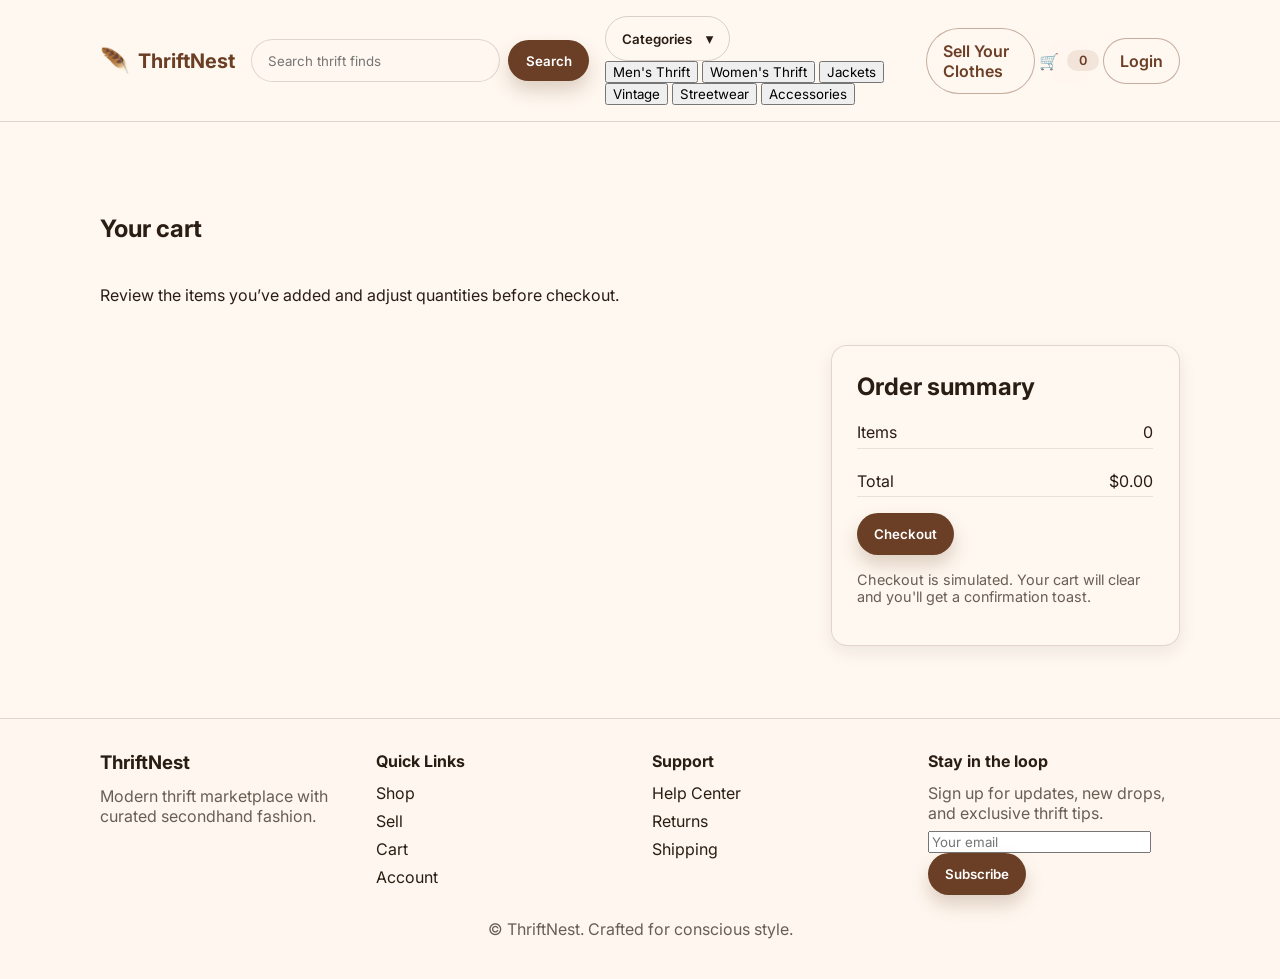
<file: cart.html>
<!DOCTYPE html>
<html lang="en">
<head>
  <meta charset="UTF-8" />
  <meta name="viewport" content="width=device-width, initial-scale=1.0" />
  <title>ThriftNest • Cart</title>
  <link rel="stylesheet" href="style.css" />
  <link rel="preconnect" href="https://fonts.gstatic.com" />
  <link href="https://fonts.googleapis.com/css2?family=Inter:wght@300;400;500;600;700&display=swap" rel="stylesheet" />
</head>
<body>
  <div class="page-transition"></div>
  <header class="site-header">
    <div class="container nav-container">
      <a class="brand" href="index.html">
        <span class="brand__logo" aria-hidden="true">🪶</span>
        <span class="brand__name">ThriftNest</span>
      </a>
      <form id="searchForm" class="nav-search" autocomplete="off">
        <input id="searchInput" type="search" placeholder="Search thrift finds" aria-label="Search thrift finds" />
        <button type="submit" class="btn btn--primary">Search</button>
      </form>

      <div class="nav-actions">
        <div class="dropdown" id="categoryDropdown">
          <button class="btn btn--ghost dropdown__toggle" type="button">
            Categories <span class="chevron">▾</span>
          </button>
          <div class="dropdown__menu">
            <button data-category="Men's Thrift" class="dropdown__item">Men's Thrift</button>
            <button data-category="Women's Thrift" class="dropdown__item">Women's Thrift</button>
            <button data-category="Jackets" class="dropdown__item">Jackets</button>
            <button data-category="Vintage" class="dropdown__item">Vintage</button>
            <button data-category="Streetwear" class="dropdown__item">Streetwear</button>
            <button data-category="Accessories" class="dropdown__item">Accessories</button>
          </div>
        </div>

        <a class="btn btn--outline" href="sell.html">Sell Your Clothes</a>
        <a class="btn btn--icon" href="cart.html" aria-label="Cart">
          <span class="icon">🛒</span>
          <span class="badge" id="cartCount">0</span>
        </a>
        <a class="btn btn--outline" href="login.html" id="authButton">Login</a>
      </div>

      <button class="nav-toggle" aria-label="Open navigation" id="mobileMenuToggle">
        <span class="bar"></span>
        <span class="bar"></span>
        <span class="bar"></span>
      </button>
    </div>

    <nav class="mobile-nav" id="mobileNav">
      <form class="mobile-search" id="mobileSearchForm" autocomplete="off">
        <input id="mobileSearchInput" type="search" placeholder="Search thrift finds" aria-label="Search thrift finds" />
        <button type="submit" class="btn btn--primary">Search</button>
      </form>
      <div class="mobile-nav-links">
        <a href="sell.html" class="btn btn--ghost">Sell Your Clothes</a>
        <a href="cart.html" class="btn btn--ghost">Cart</a>
        <a href="login.html" class="btn btn--ghost" id="authButtonMobile">Login</a>
      </div>
    </nav>
  </header>

  <main class="main">
    <section class="section">
      <div class="container">
        <div class="section-header">
          <h1>Your cart</h1>
          <p>Review the items you’ve added and adjust quantities before checkout.</p>
        </div>

        <section class="cart">
          <div class="cart-items" id="cartItems"></div>
          <aside class="cart-summary">
            <div class="summary-card">
              <h2>Order summary</h2>
              <p class="summary-line"><span>Items</span><span id="summaryItems">0</span></p>
              <p class="summary-line"><span>Total</span><span id="summaryTotal">$0.00</span></p>
              <button id="checkoutBtn" class="btn btn--primary btn--block">Checkout</button>
              <p class="summary-note">Checkout is simulated. Your cart will clear and you'll get a confirmation toast.</p>
            </div>
          </aside>
        </section>
      </div>
    </section>
  </main>

  <footer class="site-footer">
    <div class="container footer-grid">
      <div>
        <h3>ThriftNest</h3>
        <p>Modern thrift marketplace with curated secondhand fashion.</p>
      </div>
      <div>
        <h4>Quick Links</h4>
        <ul>
          <li><a href="products.html">Shop</a></li>
          <li><a href="sell.html">Sell</a></li>
          <li><a href="cart.html">Cart</a></li>
          <li><a href="login.html">Account</a></li>
        </ul>
      </div>
      <div>
        <h4>Support</h4>
        <ul>
          <li><a href="#">Help Center</a></li>
          <li><a href="#">Returns</a></li>
          <li><a href="#">Shipping</a></li>
        </ul>
      </div>
      <div>
        <h4>Stay in the loop</h4>
        <p>Sign up for updates, new drops, and exclusive thrift tips.</p>
        <form id="newsletterForm" class="newsletter-form">
          <input type="email" placeholder="Your email" aria-label="Your email" required />
          <button type="submit" class="btn btn--primary">Subscribe</button>
        </form>
      </div>
    </div>
    <div class="footer-bottom">
      <p>© <span id="currentYear"></span> ThriftNest. Crafted for conscious style.</p>
    </div>
  </footer>

  <div class="toast" id="toast"></div>
  <script src="script.js"></script>
</body>
</html>
</file>
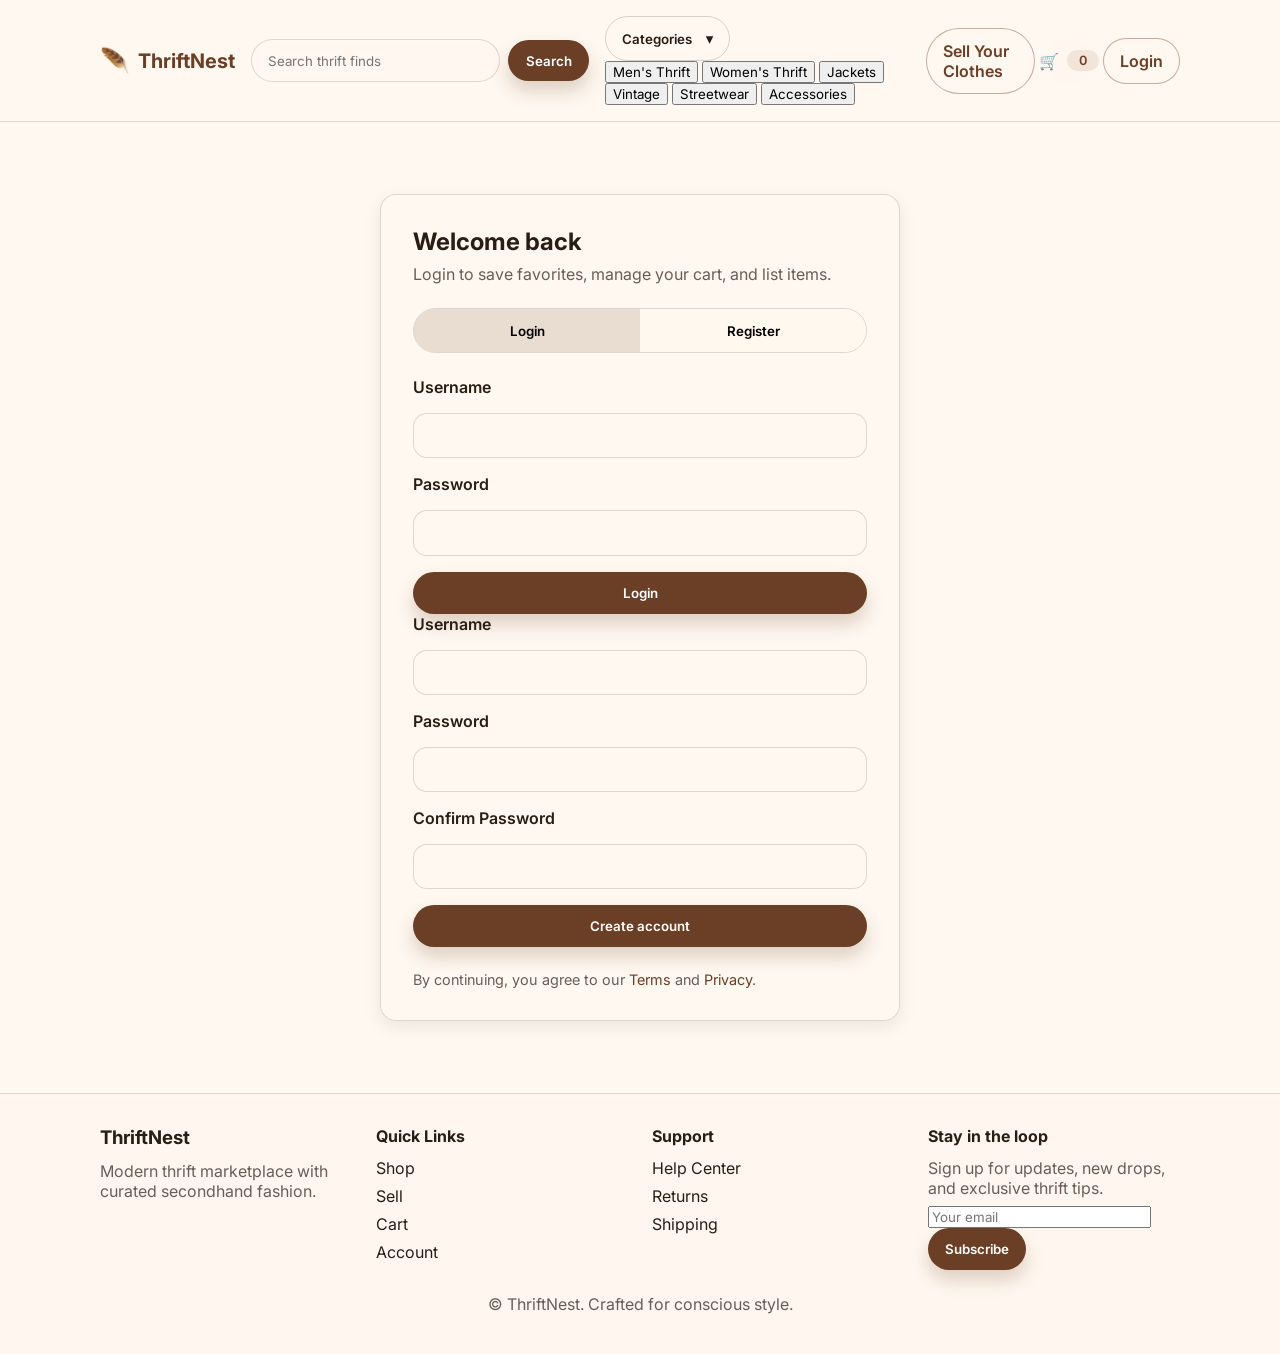
<file: login.html>
<!DOCTYPE html>
<html lang="en">
<head>
  <meta charset="UTF-8" />
  <meta name="viewport" content="width=device-width, initial-scale=1.0" />
  <title>ThriftNest • Login</title>
  <link rel="stylesheet" href="style.css" />
  <link rel="preconnect" href="https://fonts.gstatic.com" />
  <link href="https://fonts.googleapis.com/css2?family=Inter:wght@300;400;500;600;700&display=swap" rel="stylesheet" />
</head>
<body>
  <div class="page-transition"></div>
  <header class="site-header">
    <div class="container nav-container">
      <a class="brand" href="index.html">
        <span class="brand__logo" aria-hidden="true">🪶</span>
        <span class="brand__name">ThriftNest</span>
      </a>
      <form id="searchForm" class="nav-search" autocomplete="off">
        <input id="searchInput" type="search" placeholder="Search thrift finds" aria-label="Search thrift finds" />
        <button type="submit" class="btn btn--primary">Search</button>
      </form>

      <div class="nav-actions">
        <div class="dropdown" id="categoryDropdown">
          <button class="btn btn--ghost dropdown__toggle" type="button">
            Categories <span class="chevron">▾</span>
          </button>
          <div class="dropdown__menu">
            <button data-category="Men's Thrift" class="dropdown__item">Men's Thrift</button>
            <button data-category="Women's Thrift" class="dropdown__item">Women's Thrift</button>
            <button data-category="Jackets" class="dropdown__item">Jackets</button>
            <button data-category="Vintage" class="dropdown__item">Vintage</button>
            <button data-category="Streetwear" class="dropdown__item">Streetwear</button>
            <button data-category="Accessories" class="dropdown__item">Accessories</button>
          </div>
        </div>

        <a class="btn btn--outline" href="sell.html">Sell Your Clothes</a>
        <a class="btn btn--icon" href="cart.html" aria-label="Cart">
          <span class="icon">🛒</span>
          <span class="badge" id="cartCount">0</span>
        </a>
        <a class="btn btn--outline" href="login.html" id="authButton">Login</a>
      </div>

      <button class="nav-toggle" aria-label="Open navigation" id="mobileMenuToggle">
        <span class="bar"></span>
        <span class="bar"></span>
        <span class="bar"></span>
      </button>
    </div>

    <nav class="mobile-nav" id="mobileNav">
      <form class="mobile-search" id="mobileSearchForm" autocomplete="off">
        <input id="mobileSearchInput" type="search" placeholder="Search thrift finds" aria-label="Search thrift finds" />
        <button type="submit" class="btn btn--primary">Search</button>
      </form>
      <div class="mobile-nav-links">
        <a href="sell.html" class="btn btn--ghost">Sell Your Clothes</a>
        <a href="cart.html" class="btn btn--ghost">Cart</a>
        <a href="login.html" class="btn btn--ghost" id="authButtonMobile">Login</a>
      </div>
    </nav>
  </header>

  <main class="main">
    <section class="section login-section">
      <div class="container" style="max-width: 520px;">
        <div class="auth-card">
          <div class="auth-header">
            <h1>Welcome back</h1>
            <p>Login to save favorites, manage your cart, and list items.</p>
          </div>

          <div class="auth-tabs" role="tablist" aria-label="Authentication tabs">
            <button type="button" class="auth-tab active" data-target="loginPane" role="tab">Login</button>
            <button type="button" class="auth-tab" data-target="registerPane" role="tab">Register</button>
          </div>

          <form id="loginForm" class="auth-form" data-pane="loginPane">
            <label for="loginUsername">Username</label>
            <input id="loginUsername" type="text" required />

            <label for="loginPassword">Password</label>
            <input id="loginPassword" type="password" required />

            <button type="submit" class="btn btn--primary">Login</button>
          </form>

          <form id="registerForm" class="auth-form" data-pane="registerPane" hidden>
            <label for="registerUsername">Username</label>
            <input id="registerUsername" type="text" required />

            <label for="registerPassword">Password</label>
            <input id="registerPassword" type="password" required />

            <label for="registerConfirm">Confirm Password</label>
            <input id="registerConfirm" type="password" required />

            <button type="submit" class="btn btn--primary">Create account</button>
          </form>

          <p class="auth-footer">By continuing, you agree to our <a href="#">Terms</a> and <a href="#">Privacy</a>.</p>
        </div>
      </div>
    </section>
  </main>

  <footer class="site-footer">
    <div class="container footer-grid">
      <div>
        <h3>ThriftNest</h3>
        <p>Modern thrift marketplace with curated secondhand fashion.</p>
      </div>
      <div>
        <h4>Quick Links</h4>
        <ul>
          <li><a href="products.html">Shop</a></li>
          <li><a href="sell.html">Sell</a></li>
          <li><a href="cart.html">Cart</a></li>
          <li><a href="login.html">Account</a></li>
        </ul>
      </div>
      <div>
        <h4>Support</h4>
        <ul>
          <li><a href="#">Help Center</a></li>
          <li><a href="#">Returns</a></li>
          <li><a href="#">Shipping</a></li>
        </ul>
      </div>
      <div>
        <h4>Stay in the loop</h4>
        <p>Sign up for updates, new drops, and exclusive thrift tips.</p>
        <form id="newsletterForm" class="newsletter-form">
          <input type="email" placeholder="Your email" aria-label="Your email" required />
          <button type="submit" class="btn btn--primary">Subscribe</button>
        </form>
      </div>
    </div>
    <div class="footer-bottom">
      <p>© <span id="currentYear"></span> ThriftNest. Crafted for conscious style.</p>
    </div>
  </footer>

  <div class="toast" id="toast"></div>
  <script src="script.js"></script>
</body>
</html>
</file>
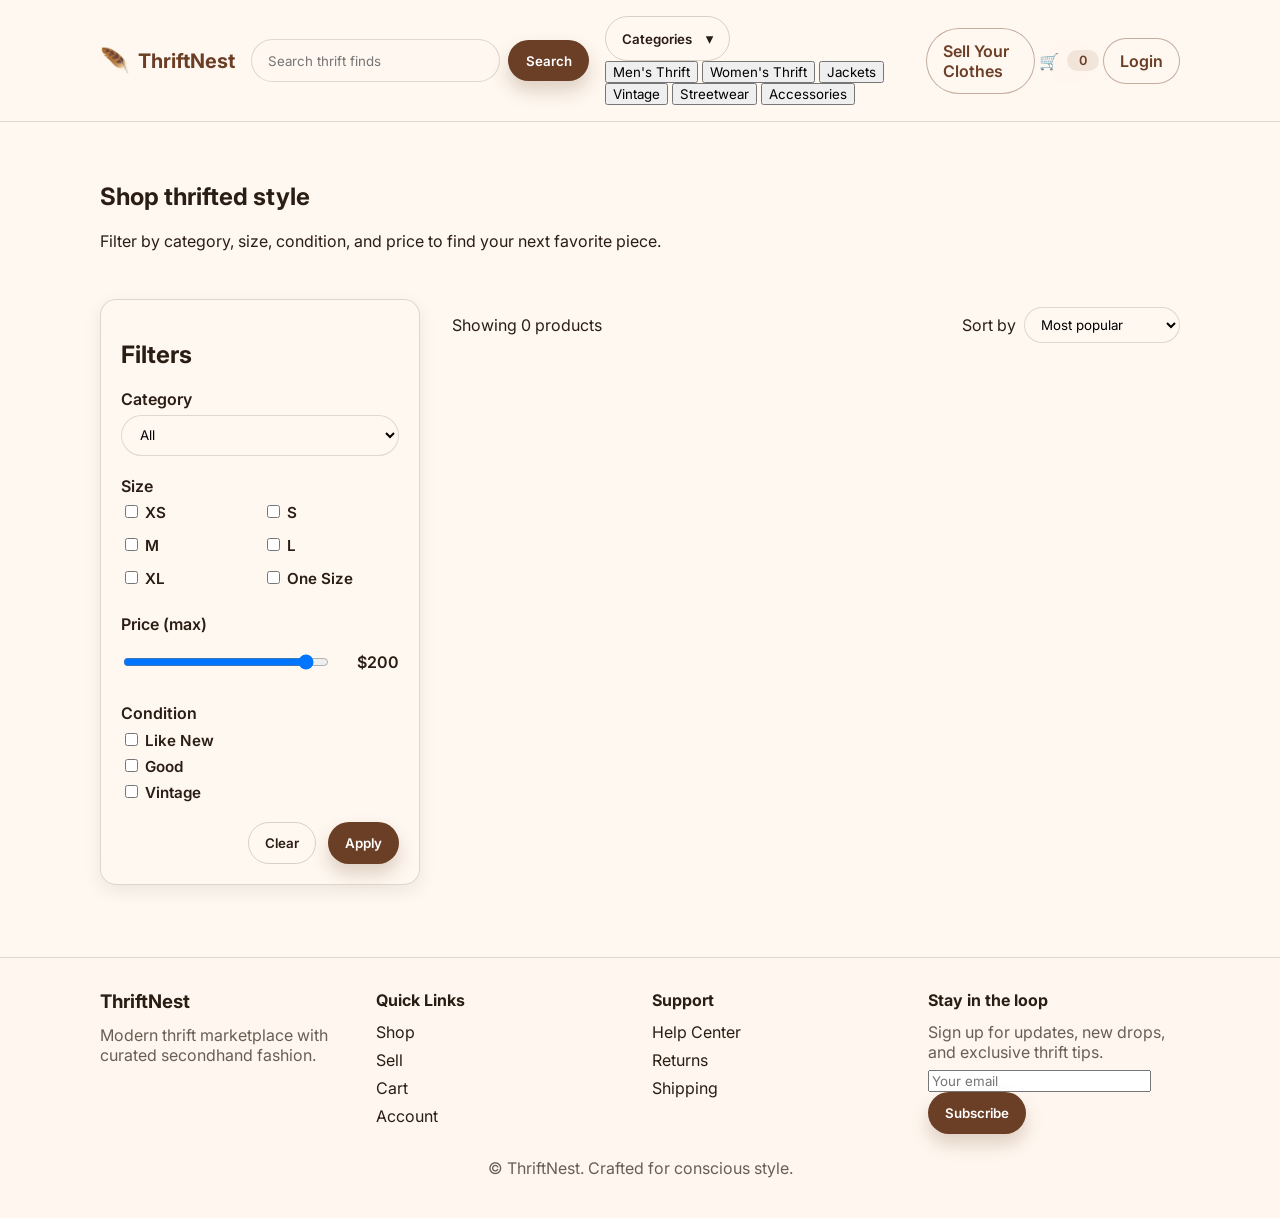
<file: products.html>
<!DOCTYPE html>
<html lang="en">
<head>
  <meta charset="UTF-8" />
  <meta name="viewport" content="width=device-width, initial-scale=1.0" />
  <title>ThriftNest • Shop</title>
  <link rel="stylesheet" href="style.css" />
  <link rel="preconnect" href="https://fonts.gstatic.com" />
  <link href="https://fonts.googleapis.com/css2?family=Inter:wght@300;400;500;600;700&display=swap" rel="stylesheet" />
</head>
<body>
  <div class="page-transition"></div>
  <header class="site-header">
    <div class="container nav-container">
      <a class="brand" href="index.html">
        <span class="brand__logo" aria-hidden="true">🪶</span>
        <span class="brand__name">ThriftNest</span>
      </a>
      <form id="searchForm" class="nav-search" autocomplete="off">
        <input id="searchInput" type="search" placeholder="Search thrift finds" aria-label="Search thrift finds" />
        <button type="submit" class="btn btn--primary">Search</button>
      </form>

      <div class="nav-actions">
        <div class="dropdown" id="categoryDropdown">
          <button class="btn btn--ghost dropdown__toggle" type="button">
            Categories <span class="chevron">▾</span>
          </button>
          <div class="dropdown__menu">
            <button data-category="Men's Thrift" class="dropdown__item">Men's Thrift</button>
            <button data-category="Women's Thrift" class="dropdown__item">Women's Thrift</button>
            <button data-category="Jackets" class="dropdown__item">Jackets</button>
            <button data-category="Vintage" class="dropdown__item">Vintage</button>
            <button data-category="Streetwear" class="dropdown__item">Streetwear</button>
            <button data-category="Accessories" class="dropdown__item">Accessories</button>
          </div>
        </div>

        <a class="btn btn--outline" href="sell.html">Sell Your Clothes</a>
        <a class="btn btn--icon" href="cart.html" aria-label="Cart">
          <span class="icon">🛒</span>
          <span class="badge" id="cartCount">0</span>
        </a>
        <a class="btn btn--outline" href="login.html" id="authButton">Login</a>
      </div>

      <button class="nav-toggle" aria-label="Open navigation" id="mobileMenuToggle">
        <span class="bar"></span>
        <span class="bar"></span>
        <span class="bar"></span>
      </button>
    </div>

    <nav class="mobile-nav" id="mobileNav">
      <form class="mobile-search" id="mobileSearchForm" autocomplete="off">
        <input id="mobileSearchInput" type="search" placeholder="Search thrift finds" aria-label="Search thrift finds" />
        <button type="submit" class="btn btn--primary">Search</button>
      </form>
      <div class="mobile-nav-links">
        <a href="sell.html" class="btn btn--ghost">Sell Your Clothes</a>
        <a href="cart.html" class="btn btn--ghost">Cart</a>
        <a href="login.html" class="btn btn--ghost" id="authButtonMobile">Login</a>
      </div>
    </nav>
  </header>

  <main class="main">
    <section class="shop-hero">
      <div class="container">
        <div class="shop-hero__content">
          <h1>Shop thrifted style</h1>
          <p>Filter by category, size, condition, and price to find your next favorite piece.</p>
        </div>
      </div>
    </section>

    <section class="section">
      <div class="container shop-grid">
        <aside class="sidebar" aria-label="Filtering options">
          <h2>Filters</h2>
          <form id="filterForm">
            <div class="filter-group">
              <label for="filterCategory">Category</label>
              <select id="filterCategory" name="category">
                <option value="">All</option>
                <option value="Men's Thrift">Men's Thrift</option>
                <option value="Women's Thrift">Women's Thrift</option>
                <option value="Jackets">Jackets</option>
                <option value="Vintage">Vintage</option>
                <option value="Streetwear">Streetwear</option>
                <option value="Accessories">Accessories</option>
              </select>
            </div>

            <div class="filter-group">
              <label>Size</label>
              <div class="filter-grid">
                <label class="filter-checkbox"><input type="checkbox" value="XS" name="size" /> XS</label>
                <label class="filter-checkbox"><input type="checkbox" value="S" name="size" /> S</label>
                <label class="filter-checkbox"><input type="checkbox" value="M" name="size" /> M</label>
                <label class="filter-checkbox"><input type="checkbox" value="L" name="size" /> L</label>
                <label class="filter-checkbox"><input type="checkbox" value="XL" name="size" /> XL</label>
                <label class="filter-checkbox"><input type="checkbox" value="One Size" name="size" /> One Size</label>
              </div>
            </div>

            <div class="filter-group">
              <label for="priceRange">Price (max)</label>
              <div class="price-slider" aria-label="Price range">
                <input id="priceRange" type="range" min="0" max="200" value="200" />
                <output id="priceValue">$200</output>
              </div>
            </div>

            <div class="filter-group">
              <label>Condition</label>
              <label class="filter-checkbox"><input type="checkbox" value="Like New" name="condition" /> Like New</label>
              <label class="filter-checkbox"><input type="checkbox" value="Good" name="condition" /> Good</label>
              <label class="filter-checkbox"><input type="checkbox" value="Vintage" name="condition" /> Vintage</label>
            </div>

            <div class="filter-actions">
              <button type="reset" class="btn btn--ghost">Clear</button>
              <button type="submit" class="btn btn--primary">Apply</button>
            </div>
          </form>
        </aside>

        <section class="product-section">
          <div class="product-toolbar">
            <div>
              <p id="resultsCount">Showing 0 products</p>
            </div>
            <div class="sort">
              <label for="sortSelect">Sort by</label>
              <select id="sortSelect">
                <option value="popular">Most popular</option>
                <option value="priceLow">Price: low to high</option>
                <option value="priceHigh">Price: high to low</option>
              </select>
            </div>
          </div>

          <div class="product-grid" id="productGrid"></div>
        </section>
      </div>
    </section>
  </main>

  <footer class="site-footer">
    <div class="container footer-grid">
      <div>
        <h3>ThriftNest</h3>
        <p>Modern thrift marketplace with curated secondhand fashion.</p>
      </div>
      <div>
        <h4>Quick Links</h4>
        <ul>
          <li><a href="products.html">Shop</a></li>
          <li><a href="sell.html">Sell</a></li>
          <li><a href="cart.html">Cart</a></li>
          <li><a href="login.html">Account</a></li>
        </ul>
      </div>
      <div>
        <h4>Support</h4>
        <ul>
          <li><a href="#">Help Center</a></li>
          <li><a href="#">Returns</a></li>
          <li><a href="#">Shipping</a></li>
        </ul>
      </div>
      <div>
        <h4>Stay in the loop</h4>
        <p>Sign up for updates, new drops, and exclusive thrift tips.</p>
        <form id="newsletterForm" class="newsletter-form">
          <input type="email" placeholder="Your email" aria-label="Your email" required />
          <button type="submit" class="btn btn--primary">Subscribe</button>
        </form>
      </div>
    </div>
    <div class="footer-bottom">
      <p>© <span id="currentYear"></span> ThriftNest. Crafted for conscious style.</p>
    </div>
  </footer>

  <div class="toast" id="toast"></div>
  <script src="script.js"></script>
</body>
</html>
</file>
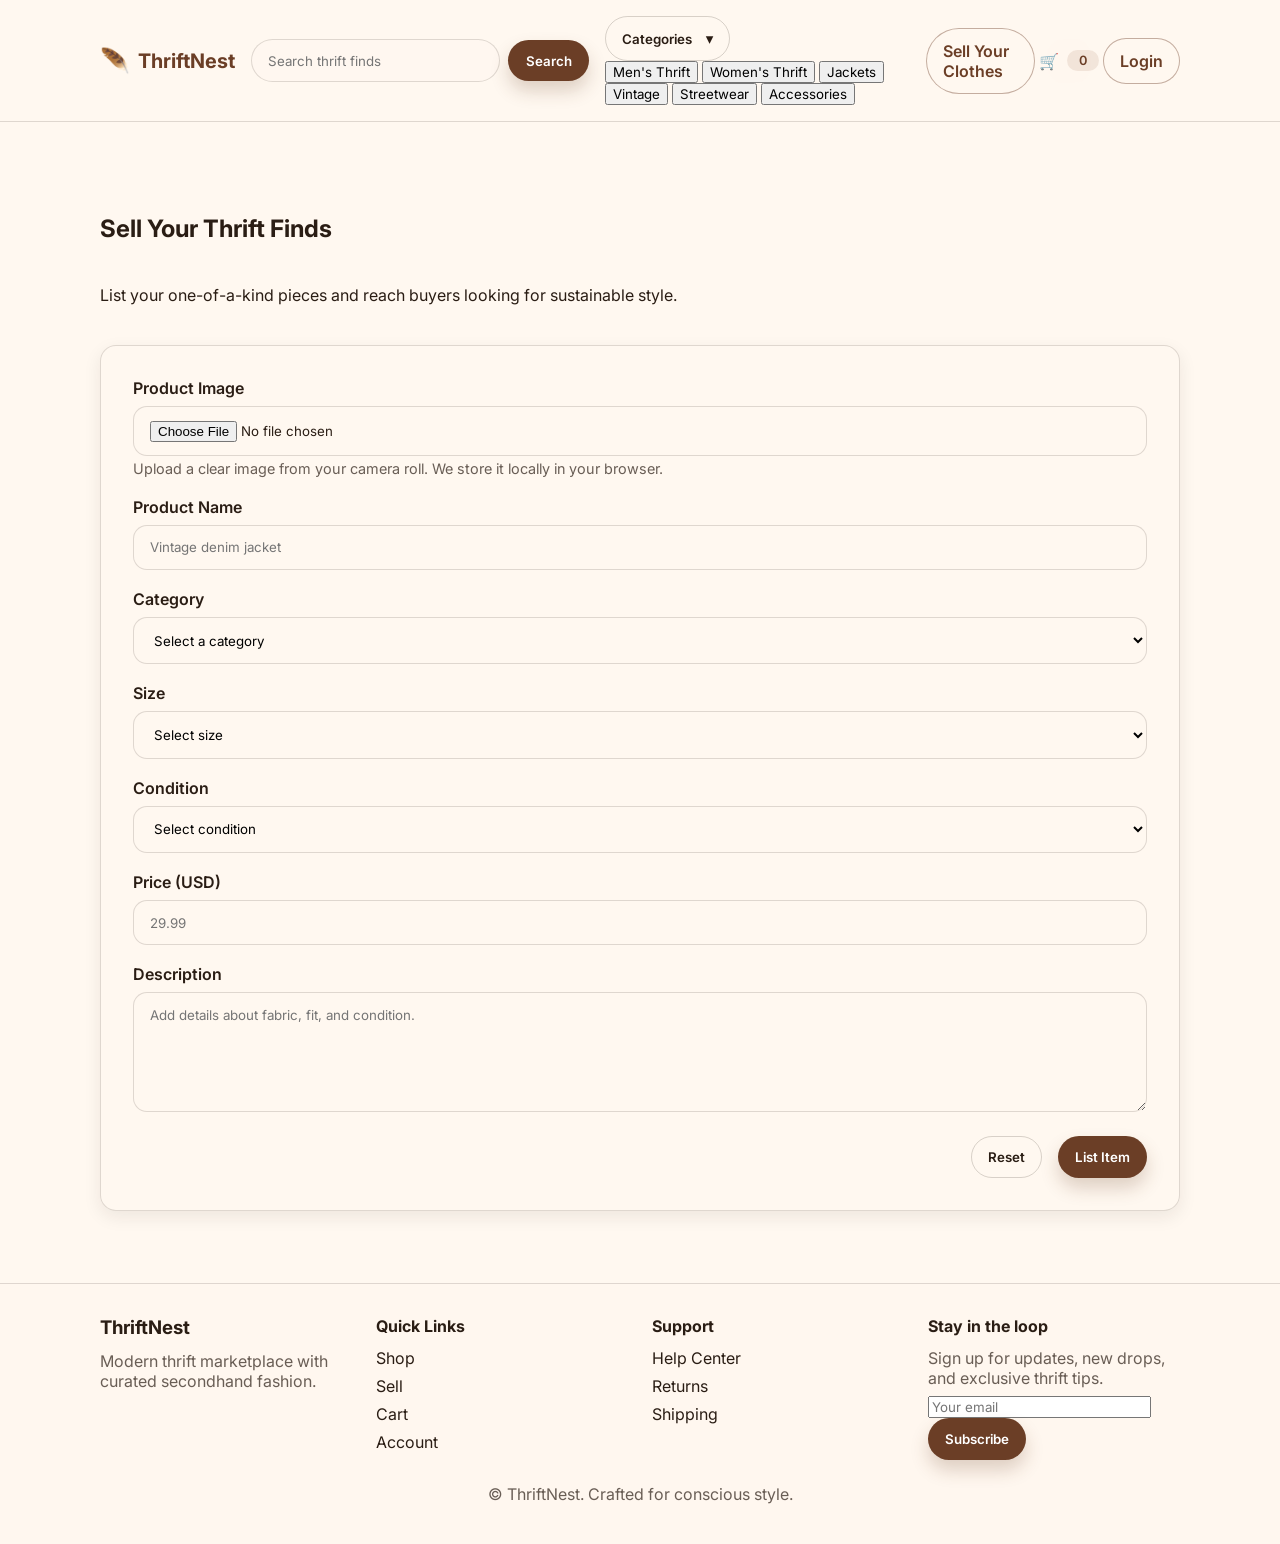
<file: sell.html>
<!DOCTYPE html>
<html lang="en">
<head>
  <meta charset="UTF-8" />
  <meta name="viewport" content="width=device-width, initial-scale=1.0" />
  <title>ThriftNest • Sell</title>
  <link rel="stylesheet" href="style.css" />
  <link rel="preconnect" href="https://fonts.gstatic.com" />
  <link href="https://fonts.googleapis.com/css2?family=Inter:wght@300;400;500;600;700&display=swap" rel="stylesheet" />
</head>
<body>
  <div class="page-transition"></div>
  <header class="site-header">
    <div class="container nav-container">
      <a class="brand" href="index.html">
        <span class="brand__logo" aria-hidden="true">🪶</span>
        <span class="brand__name">ThriftNest</span>
      </a>
      <form id="searchForm" class="nav-search" autocomplete="off">
        <input id="searchInput" type="search" placeholder="Search thrift finds" aria-label="Search thrift finds" />
        <button type="submit" class="btn btn--primary">Search</button>
      </form>

      <div class="nav-actions">
        <div class="dropdown" id="categoryDropdown">
          <button class="btn btn--ghost dropdown__toggle" type="button">
            Categories <span class="chevron">▾</span>
          </button>
          <div class="dropdown__menu">
            <button data-category="Men's Thrift" class="dropdown__item">Men's Thrift</button>
            <button data-category="Women's Thrift" class="dropdown__item">Women's Thrift</button>
            <button data-category="Jackets" class="dropdown__item">Jackets</button>
            <button data-category="Vintage" class="dropdown__item">Vintage</button>
            <button data-category="Streetwear" class="dropdown__item">Streetwear</button>
            <button data-category="Accessories" class="dropdown__item">Accessories</button>
          </div>
        </div>

        <a class="btn btn--outline" href="sell.html">Sell Your Clothes</a>
        <a class="btn btn--icon" href="cart.html" aria-label="Cart">
          <span class="icon">🛒</span>
          <span class="badge" id="cartCount">0</span>
        </a>
        <a class="btn btn--outline" href="login.html" id="authButton">Login</a>
      </div>

      <button class="nav-toggle" aria-label="Open navigation" id="mobileMenuToggle">
        <span class="bar"></span>
        <span class="bar"></span>
        <span class="bar"></span>
      </button>
    </div>

    <nav class="mobile-nav" id="mobileNav">
      <form class="mobile-search" id="mobileSearchForm" autocomplete="off">
        <input id="mobileSearchInput" type="search" placeholder="Search thrift finds" aria-label="Search thrift finds" />
        <button type="submit" class="btn btn--primary">Search</button>
      </form>
      <div class="mobile-nav-links">
        <a href="sell.html" class="btn btn--ghost">Sell Your Clothes</a>
        <a href="cart.html" class="btn btn--ghost">Cart</a>
        <a href="login.html" class="btn btn--ghost" id="authButtonMobile">Login</a>
      </div>
    </nav>
  </header>

  <main class="main">
    <section class="section">
      <div class="container">
        <div class="section-header">
          <h1>Sell Your Thrift Finds</h1>
          <p>List your one-of-a-kind pieces and reach buyers looking for sustainable style.</p>
        </div>

        <form id="sellForm" class="sell-form" autocomplete="off">
          <div class="form-row">
            <label for="productImage">Product Image</label>
            <input type="file" id="productImage" accept="image/*" required />
            <p class="hint">Upload a clear image from your camera roll. We store it locally in your browser.</p>
            <div class="image-preview" id="imagePreview" aria-hidden="true"></div>
          </div>

          <div class="form-row">
            <label for="productName">Product Name</label>
            <input type="text" id="productName" placeholder="Vintage denim jacket" required />
          </div>

          <div class="form-row">
            <label for="productCategory">Category</label>
            <select id="productCategory" required>
              <option value="">Select a category</option>
              <option value="Men's Thrift">Men's Thrift</option>
              <option value="Women's Thrift">Women's Thrift</option>
              <option value="Jackets">Jackets</option>
              <option value="Vintage">Vintage</option>
              <option value="Streetwear">Streetwear</option>
              <option value="Accessories">Accessories</option>
            </select>
          </div>

          <div class="form-row">
            <label for="productSize">Size</label>
            <select id="productSize" required>
              <option value="">Select size</option>
              <option>XS</option>
              <option>S</option>
              <option>M</option>
              <option>L</option>
              <option>XL</option>
              <option>One Size</option>
            </select>
          </div>

          <div class="form-row">
            <label for="productCondition">Condition</label>
            <select id="productCondition" required>
              <option value="">Select condition</option>
              <option>Like New</option>
              <option>Good</option>
              <option>Vintage</option>
            </select>
          </div>

          <div class="form-row">
            <label for="productPrice">Price (USD)</label>
            <input type="number" id="productPrice" placeholder="29.99" min="1" step="0.01" required />
          </div>

          <div class="form-row">
            <label for="productDescription">Description</label>
            <textarea id="productDescription" rows="5" placeholder="Add details about fabric, fit, and condition." required></textarea>
          </div>

          <div class="form-actions">
            <button type="reset" class="btn btn--ghost">Reset</button>
            <button type="submit" class="btn btn--primary">List Item</button>
          </div>
        </form>
      </div>
    </section>
  </main>

  <footer class="site-footer">
    <div class="container footer-grid">
      <div>
        <h3>ThriftNest</h3>
        <p>Modern thrift marketplace with curated secondhand fashion.</p>
      </div>
      <div>
        <h4>Quick Links</h4>
        <ul>
          <li><a href="products.html">Shop</a></li>
          <li><a href="sell.html">Sell</a></li>
          <li><a href="cart.html">Cart</a></li>
          <li><a href="login.html">Account</a></li>
        </ul>
      </div>
      <div>
        <h4>Support</h4>
        <ul>
          <li><a href="#">Help Center</a></li>
          <li><a href="#">Returns</a></li>
          <li><a href="#">Shipping</a></li>
        </ul>
      </div>
      <div>
        <h4>Stay in the loop</h4>
        <p>Sign up for updates, new drops, and exclusive thrift tips.</p>
        <form id="newsletterForm" class="newsletter-form">
          <input type="email" placeholder="Your email" aria-label="Your email" required />
          <button type="submit" class="btn btn--primary">Subscribe</button>
        </form>
      </div>
    </div>
    <div class="footer-bottom">
      <p>© <span id="currentYear"></span> ThriftNest. Crafted for conscious style.</p>
    </div>
  </footer>

  <div class="toast" id="toast"></div>
  <script src="script.js"></script>
</body>
</html>
</file>
<file: style.css>
:root {
  --color-primary: #6B3E26;
  --color-secondary: #F5E6D3;
  --color-accent: #A67B5B;
  --color-bg: #FFF8F0;
  --color-text: #2a1d14;
  --color-muted: rgba(42, 29, 20, 0.7);
  --color-border: rgba(42, 29, 20, 0.15);
  --shadow: 0 10px 25px rgba(42, 29, 20, 0.12);
  --shadow-soft: 0 6px 18px rgba(42, 29, 20, 0.08);
  --radius: 16px;
  --radius-s: 10px;
  --max-width: 1140px;
  --font: "Inter", system-ui, -apple-system, BlinkMacSystemFont, "Segoe UI", sans-serif;
}

* {
  box-sizing: border-box;
}

html,
body {
  height: 100%;
  margin: 0;
  font-family: var(--font);
  background: var(--color-bg);
  color: var(--color-text);
  scroll-behavior: smooth;
}

a {
  color: inherit;
  text-decoration: none;
}

button,
input,
select,
textarea {
  font-family: inherit;
}

.container {
  width: min(1080px, 100% - 2.5rem);
  margin: 0 auto;
}

.site-header {
  position: sticky;
  top: 0;
  z-index: 50;
  background: rgba(255, 248, 240, 0.95);
  border-bottom: 1px solid var(--color-border);
  backdrop-filter: blur(10px);
}

.nav-container {
  display: flex;
  align-items: center;
  gap: 1rem;
  padding: 1rem 0;
}

.brand {
  display: flex;
  align-items: center;
  gap: 0.5rem;
  font-weight: 700;
  font-size: 1.25rem;
  color: var(--color-primary);
}

.brand__logo {
  font-size: 1.5rem;
}

.nav-search {
  flex: 1;
  display: flex;
  gap: 0.5rem;
  max-width: 500px;
  align-items: center;
}

.nav-search input {
  flex: 1;
  padding: 0.8rem 1rem;
  border: 1px solid var(--color-border);
  background: rgba(255, 248, 240, 0.9);
  border-radius: 999px;
  outline: none;
}

.nav-search input:focus {
  border-color: var(--color-primary);
  box-shadow: 0 0 0 3px rgba(107, 62, 38, 0.15);
}

.nav-search button {
  padding: 0.78rem 1.1rem;
  border-radius: 999px;
  border: none;
}

.nav-actions {
  display: flex;
  gap: 0.75rem;
  align-items: center;
}

.btn {
  display: inline-flex;
  align-items: center;
  justify-content: center;
  gap: 0.5rem;
  border-radius: 999px;
  border: 1px solid transparent;
  padding: 0.75rem 1rem;
  font-weight: 600;
  cursor: pointer;
  transition: transform 150ms ease, box-shadow 150ms ease, background 150ms ease;
}

.btn:active {
  transform: scale(0.98);
}

.btn--primary {
  background: var(--color-primary);
  color: #fff;
  box-shadow: 0 10px 18px rgba(107, 62, 38, 0.22);
}

.btn--primary:hover {
  box-shadow: 0 12px 22px rgba(107, 62, 38, 0.34);
}

.btn--outline {
  background: rgba(255, 248, 240, 0.85);
  border-color: rgba(107, 62, 38, 0.4);
  color: var(--color-primary);
}

.btn--outline:hover {
  background: rgba(255, 248, 240, 1);
}

.btn--ghost {
  background: transparent;
  border: 1px solid rgba(42, 29, 20, 0.18);
  color: var(--color-text);
}

.btn--ghost:hover {
  background: rgba(255, 248, 240, 0.9);
}

.btn--icon {
  position: relative;
  width: 44px;
  height: 44px;
  padding: 0;
  border-radius: 16px;
  background: rgba(255, 248, 240, 0.9);
}

.btn--small {
  padding: 0.4rem 0.75rem;
  border-radius: 999px;
}

.badge {
  display: inline-flex;
  align-items: center;
  justify-content: center;
  min-width: 2rem;
  padding: 0.2rem 0.5rem;
  border-radius: 999px;
  background: rgba(166, 123, 91, 0.15);
  color: var(--color-primary);
  font-size: 0.8rem;
  font-weight: 600;
}

.chevron {
  margin-left: 0.35rem;
  font-size: 0.95rem;
}

.nav-toggle {
  display: none;
  background: none;
  border: none;
  width: 44px;
  height: 44px;
  align-items: center;
  justify-content: center;
  cursor: pointer;
}

.nav-toggle .bar {
  width: 22px;
  height: 2px;
  background: var(--color-text);
  border-radius: 999px;
  display: block;
  margin: 3px 0;
}

.mobile-nav {
  display: none;
  flex-direction: column;
  gap: 1rem;
  padding: 1rem 0;
  border-top: 1px solid var(--color-border);
}

.mobile-nav--open {
  display: flex;
}

.mobile-search {
  display: flex;
  gap: 0.5rem;
}

.mobile-search input {
  flex: 1;
  padding: 0.6rem 1rem;
  border-radius: 999px;
  border: 1px solid var(--color-border);
}

.mobile-nav-links {
  display: flex;
  flex-direction: column;
  gap: 0.5rem;
}

.main {
  padding: 2.5rem 0;
}

.hero {
  position: relative;
  background-image: url("https://images.unsplash.com/photo-1495121605193-b116b5b09f3d?auto=format&fit=crop&w=1700&q=80");
  background-size: cover;
  background-position: center;
  border-radius: var(--radius);
  overflow: hidden;
  margin: 0 0 2.5rem;
  min-height: 420px;
  display: grid;
  place-items: center;
}

.hero__overlay {
  position: absolute;
  inset: 0;
  background: linear-gradient(160deg, rgba(255, 248, 240, 0.8), rgba(107, 62, 38, 0.7));
}

.hero__content {
  position: relative;
  z-index: 1;
  text-align: center;
  color: #fff;
  max-width: 680px;
  padding: 2rem;
}

.hero__content h1 {
  margin: 0 0 0.8rem;
  font-size: clamp(2rem, 4vw, 3.2rem);
  letter-spacing: -0.02em;
}

.hero__content p {
  margin: 0 0 1.5rem;
  font-size: 1.1rem;
  opacity: 0.9;
}

.hero__actions {
  display: flex;
  flex-wrap: wrap;
  gap: 0.75rem;
  justify-content: center;
}

.section {
  padding: 2rem 0;
}

.section-header {
  display: flex;
  flex-direction: column;
  gap: 0.4rem;
  margin-bottom: 1.5rem;
}

.section-header h2 {
  margin: 0;
  font-size: 1.85rem;
}

.section-subtitle {
  margin: 0;
  color: var(--color-muted);
}

.categories-grid {
  display: grid;
  grid-template-columns: repeat(auto-fit, minmax(180px, 1fr));
  gap: 1rem;
}

.category-card {
  display: grid;
  grid-template-rows: 1fr auto;
  background: rgba(255, 248, 240, 0.9);
  border: 1px solid var(--color-border);
  border-radius: var(--radius);
  overflow: hidden;
  box-shadow: var(--shadow-soft);
  transition: transform 200ms ease, box-shadow 200ms ease;
}

.category-card img {
  width: 100%;
  height: 168px;
  object-fit: cover;
}

.category-card span {
  padding: 1rem;
  font-weight: 600;
  text-align: center;
}

.category-card:hover {
  transform: translateY(-5px);
  box-shadow: var(--shadow);
}

.product-grid {
  display: grid;
  grid-template-columns: repeat(auto-fit, minmax(240px, 1fr));
  gap: 1.2rem;
}

.product-card {
  background: rgba(255, 248, 240, 0.8);
  border: 1px solid var(--color-border);
  border-radius: var(--radius);
  overflow: hidden;
  box-shadow: var(--shadow-soft);
  display: flex;
  flex-direction: column;
  transition: transform 200ms ease, box-shadow 200ms ease;
}

.product-card:hover {
  transform: translateY(-6px);
  box-shadow: var(--shadow);
}

.product-card img {
  width: 100%;
  height: 210px;
  object-fit: cover;
  object-position: center;
}

.product-card__info {
  padding: 1rem;
  display: grid;
  gap: 0.5rem;
}

.product-card__title {
  font-size: 1.05rem;
  margin: 0;
}

.product-card__meta {
  margin: 0;
  color: var(--color-muted);
  font-size: 0.9rem;
}

.product-card__price-row {
  display: flex;
  align-items: baseline;
  gap: 0.5rem;
}

.product-card__price {
  font-weight: 700;
  color: var(--color-primary);
}

.product-card__old-price {
  text-decoration: line-through;
  color: var(--color-muted);
  font-size: 0.9rem;
}

.product-card__discount {
  display: inline-block;
  background: rgba(166, 123, 91, 0.16);
  padding: 0.25rem 0.5rem;
  border-radius: 999px;
  font-size: 0.75rem;
  align-self: flex-start;
}

.product-card__actions {
  margin-top: auto;
  display: flex;
  gap: 0.6rem;
  padding: 0 1rem 1rem;
  justify-content: space-between;
  align-items: center;
}

.product-section {
  display: flex;
  flex-direction: column;
}

.product-toolbar {
  display: flex;
  flex-wrap: wrap;
  justify-content: space-between;
  gap: 0.75rem;
  align-items: center;
  margin-bottom: 1rem;
}

.sort {
  display: flex;
  align-items: center;
  gap: 0.5rem;
}

.sort select {
  padding: 0.5rem 0.75rem;
  border: 1px solid var(--color-border);
  border-radius: 999px;
  background: rgba(255, 248, 240, 0.9);
}

.sidebar {
  width: 320px;
  flex-shrink: 0;
  background: rgba(255, 248, 240, 0.95);
  border: 1px solid var(--color-border);
  border-radius: var(--radius);
  padding: 1.25rem;
  height: fit-content;
  box-shadow: var(--shadow-soft);
}

.shop-grid {
  display: grid;
  grid-template-columns: 1fr 3fr;
  gap: 2rem;
}

.filter-group {
  margin-bottom: 1.25rem;
}

.filter-group label {
  display: block;
  font-weight: 600;
  margin-bottom: 0.4rem;
}

.filter-grid {
  display: grid;
  grid-template-columns: repeat(2, minmax(0, 1fr));
  gap: 0.4rem;
}

.filter-checkbox {
  display: inline-flex;
  align-items: center;
  gap: 0.4rem;
  font-weight: 500;
  font-size: 0.95rem;
}

.filter-group select,
.filter-group input[type="range"] {
  width: 100%;
  padding: 0.65rem 0.9rem;
  border-radius: 999px;
  border: 1px solid var(--color-border);
  background: rgba(255, 248, 240, 0.9);
}

.price-slider {
  display: flex;
  align-items: center;
  gap: 0.5rem;
}

.price-slider output {
  min-width: 60px;
  text-align: right;
  font-weight: 600;
}

.filter-actions {
  display: flex;
  gap: 0.75rem;
  justify-content: flex-end;
  margin-top: 1rem;
}

.product-detail__wrapper {
  display: grid;
  grid-template-columns: 1.1fr 1fr;
  gap: 2rem;
  align-items: start;
}

.product-images {
  display: grid;
  gap: 1rem;
}

.product-images__main {
  border-radius: var(--radius);
  overflow: hidden;
  box-shadow: var(--shadow-soft);
}

.product-images__main img {
  width: 100%;
  height: 100%;
  object-fit: cover;
  display: block;
}

.product-images__thumbs {
  display: grid;
  grid-template-columns: repeat(4, minmax(0, 1fr));
  gap: 0.75rem;
}

.thumbnail {
  border-radius: 14px;
  border: 1px solid var(--color-border);
  padding: 0.2rem;
  background: rgba(255, 248, 240, 0.8);
  cursor: pointer;
  transition: transform 150ms ease, box-shadow 150ms ease;
}

.thumbnail:hover {
  transform: translateY(-2px);
  box-shadow: var(--shadow-soft);
}

.thumbnail img {
  width: 100%;
  height: 70px;
  object-fit: cover;
  border-radius: 12px;
}

.product-info__header {
  display: flex;
  gap: 0.75rem;
  align-items: center;
  flex-wrap: wrap;
}

.product-info__header h1 {
  margin: 0;
  font-size: 2rem;
}

.product-info__meta {
  display: flex;
  flex-wrap: wrap;
  gap: 1rem;
  margin: 1rem 0;
  color: var(--color-muted);
}

.product-price {
  font-size: 2rem;
  font-weight: 700;
  margin: 0;
  color: var(--color-primary);
}

.product-description {
  line-height: 1.6;
  color: var(--color-muted);
  margin: 1rem 0;
}

.product-actions {
  display: flex;
  gap: 1rem;
  flex-wrap: wrap;
}

.sell-form {
  background: rgba(255, 248, 240, 0.95);
  border: 1px solid var(--color-border);
  border-radius: var(--radius);
  padding: 2rem;
  box-shadow: var(--shadow-soft);
}

.sell-form .form-row {
  margin-bottom: 1.2rem;
}

.sell-form label {
  display: block;
  font-weight: 600;
  margin-bottom: 0.5rem;
}

.sell-form input,
.sell-form select,
.sell-form textarea {
  width: 100%;
  padding: 0.85rem 1rem;
  border-radius: 14px;
  border: 1px solid var(--color-border);
  background: rgba(255, 248, 240, 0.9);
  resize: vertical;
}

.sell-form textarea {
  min-height: 120px;
}

.sell-form .hint {
  margin: 0.25rem 0 0;
  color: var(--color-muted);
  font-size: 0.9rem;
}

.image-preview {
  margin-top: 0.75rem;
  max-width: 240px;
  border-radius: 16px;
  overflow: hidden;
  display: none;
  box-shadow: var(--shadow-soft);
}

.image-preview img {
  width: 100%;
  display: block;
}

.form-actions {
  display: flex;
  gap: 1rem;
  justify-content: flex-end;
  margin-top: 1rem;
}

.cart {
  display: grid;
  grid-template-columns: 2fr 1fr;
  gap: 2rem;
}

.cart-items {
  display: flex;
  flex-direction: column;
  gap: 1rem;
}

.cart-row {
  display: grid;
  grid-template-columns: 90px 1fr 1.2fr;
  gap: 1rem;
  padding: 1rem;
  background: rgba(255, 248, 240, 0.95);
  border: 1px solid var(--color-border);
  border-radius: var(--radius);
  align-items: center;
}

.cart-row__image img {
  width: 88px;
  height: 88px;
  object-fit: cover;
  border-radius: 16px;
}

.cart-row__details h3 {
  margin: 0 0 0.35rem;
  font-size: 1.05rem;
}

.cart-row__details p {
  margin: 0.1rem 0;
  color: var(--color-muted);
  font-size: 0.9rem;
}

.cart-row__price {
  font-weight: 600;
  color: var(--color-primary);
}

.cart-row__right {
  display: flex;
  flex-direction: column;
  align-items: flex-end;
  gap: 0.75rem;
}

.cart-row__total {
  font-weight: 700;
  font-size: 1.1rem;
}

.counter {
  display: inline-flex;
  border: 1px solid var(--color-border);
  border-radius: 999px;
  overflow: hidden;
  background: rgba(255, 248, 240, 0.8);
}

.counter__btn {
  display: inline-flex;
  align-items: center;
  justify-content: center;
  width: 36px;
  height: 36px;
  border: none;
  background: transparent;
  cursor: pointer;
  font-size: 1.2rem;
  color: var(--color-primary);
}

.counter__value {
  min-width: 40px;
  text-align: center;
  font-weight: 600;
  display: inline-flex;
  align-items: center;
  justify-content: center;
}

.summary-card {
  background: rgba(255, 248, 240, 0.95);
  border: 1px solid var(--color-border);
  border-radius: var(--radius);
  padding: 1.6rem;
  box-shadow: var(--shadow-soft);
}

.summary-card h2 {
  margin: 0 0 1rem;
}

.summary-line {
  display: flex;
  justify-content: space-between;
  padding: 0.35rem 0;
  border-bottom: 1px solid rgba(42, 29, 20, 0.1);
}

.summary-line:last-child {
  border-bottom: none;
}

.summary-note {
  margin-top: 1rem;
  font-size: 0.9rem;
  color: var(--color-muted);
}

.auth-card {
  background: rgba(255, 248, 240, 0.95);
  border: 1px solid var(--color-border);
  border-radius: var(--radius);
  padding: 2rem;
  box-shadow: var(--shadow-soft);
}

.auth-header h1 {
  margin: 0 0 0.5rem;
}

.auth-header p {
  margin: 0 0 1.5rem;
  color: var(--color-muted);
}

.auth-tabs {
  display: flex;
  border: 1px solid var(--color-border);
  border-radius: 999px;
  overflow: hidden;
  margin-bottom: 1.5rem;
}

.auth-tab {
  flex: 1;
  background: rgba(255, 248, 240, 0.7);
  border: none;
  padding: 0.85rem 1rem;
  cursor: pointer;
  font-weight: 600;
}

.auth-tab.active {
  background: rgba(107, 62, 38, 0.15);
}

.auth-form {
  display: grid;
  gap: 1rem;
}

.auth-form label {
  font-weight: 600;
}

.auth-form input {
  padding: 0.85rem 1rem;
  border-radius: 14px;
  border: 1px solid var(--color-border);
  background: rgba(255, 248, 240, 0.9);
}

.auth-footer {
  margin: 1.5rem 0 0;
  font-size: 0.9rem;
  color: var(--color-muted);
}

.auth-footer a {
  color: var(--color-primary);
}

.site-footer {
  background: rgba(255, 248, 240, 0.9);
  border-top: 1px solid var(--color-border);
  padding: 2rem 0 1.5rem;
}

.footer-grid {
  display: grid;
  grid-template-columns: repeat(auto-fit, minmax(200px, 1fr));
  gap: 1.5rem;
}

.footer-grid h3,
.footer-grid h4 {
  margin: 0 0 0.75rem;
}

.footer-grid p,
.footer-grid li {
  color: var(--color-muted);
  margin: 0 0 0.5rem;
}

.footer-grid ul {
  list-style: none;
  padding: 0;
  margin: 0;
}

.footer-grid a {
  color: var(--color-text);
  text-decoration: none;
}

.footer-grid a:hover {
  color: var(--color-primary);
}

.footer-bottom {
  margin-top: 1.5rem;
  text-align: center;
  color: var(--color-muted);
}

.toast {
  position: fixed;
  bottom: 1.5rem;
  left: 50%;
  transform: translateX(-50%) translateY(40px);
  background: rgba(42, 29, 20, 0.9);
  color: #fff;
  padding: 0.9rem 1.4rem;
  border-radius: 999px;
  opacity: 0;
  pointer-events: none;
  transition: transform 250ms ease, opacity 250ms ease;
  z-index: 150;
}

.toast--visible {
  opacity: 1;
  transform: translateX(-50%) translateY(0);
}

.page-transition {
  position: fixed;
  inset: 0;
  background: rgba(255, 248, 240, 0.8);
  opacity: 0;
  pointer-events: none;
  transition: opacity 240ms ease;
  z-index: 200;
}

body.fade-in .page-transition {
  opacity: 0;
}

body.fade-out .page-transition {
  opacity: 1;
}

.empty-state {
  padding: 2rem;
  background: rgba(255, 248, 240, 0.95);
  border: 1px solid var(--color-border);
  border-radius: var(--radius);
  text-align: center;
  color: var(--color-muted);
}

@media (max-width: 1024px) {
  .shop-grid {
    grid-template-columns: 1fr;
  }

  .sidebar {
    width: 100%;
    order: 2;
  }

  .product-section {
    order: 1;
  }

  .product-detail__wrapper {
    grid-template-columns: 1fr;
  }

  .product-images__thumbs {
    grid-template-columns: repeat(4, minmax(0, 1fr));
  }
}

@media (max-width: 768px) {
  .nav-search {
    display: none;
  }

  .nav-actions {
    display: none;
  }

  .nav-toggle {
    display: flex;
  }

  .product-grid {
    grid-template-columns: repeat(auto-fit, minmax(200px, 1fr));
  }

  .hero {
    min-height: 320px;
  }

  .hero__content {
    padding: 1.5rem;
  }

  .categories-grid {
    grid-template-columns: repeat(auto-fit, minmax(150px, 1fr));
  }
}

@media (max-width: 480px) {
  .product-grid {
    grid-template-columns: 1fr;
  }

  .product-card img {
    height: 180px;
  }

  .product-images__thumbs {
    grid-template-columns: repeat(3, minmax(0, 1fr));
  }

  .cart-row {
    grid-template-columns: 80px 1fr;
  }

  .cart-row__right {
    flex-direction: row;
    justify-content: space-between;
    align-items: center;
  }

  .cart-row__price {
    display: none;
  }
}
</file>
